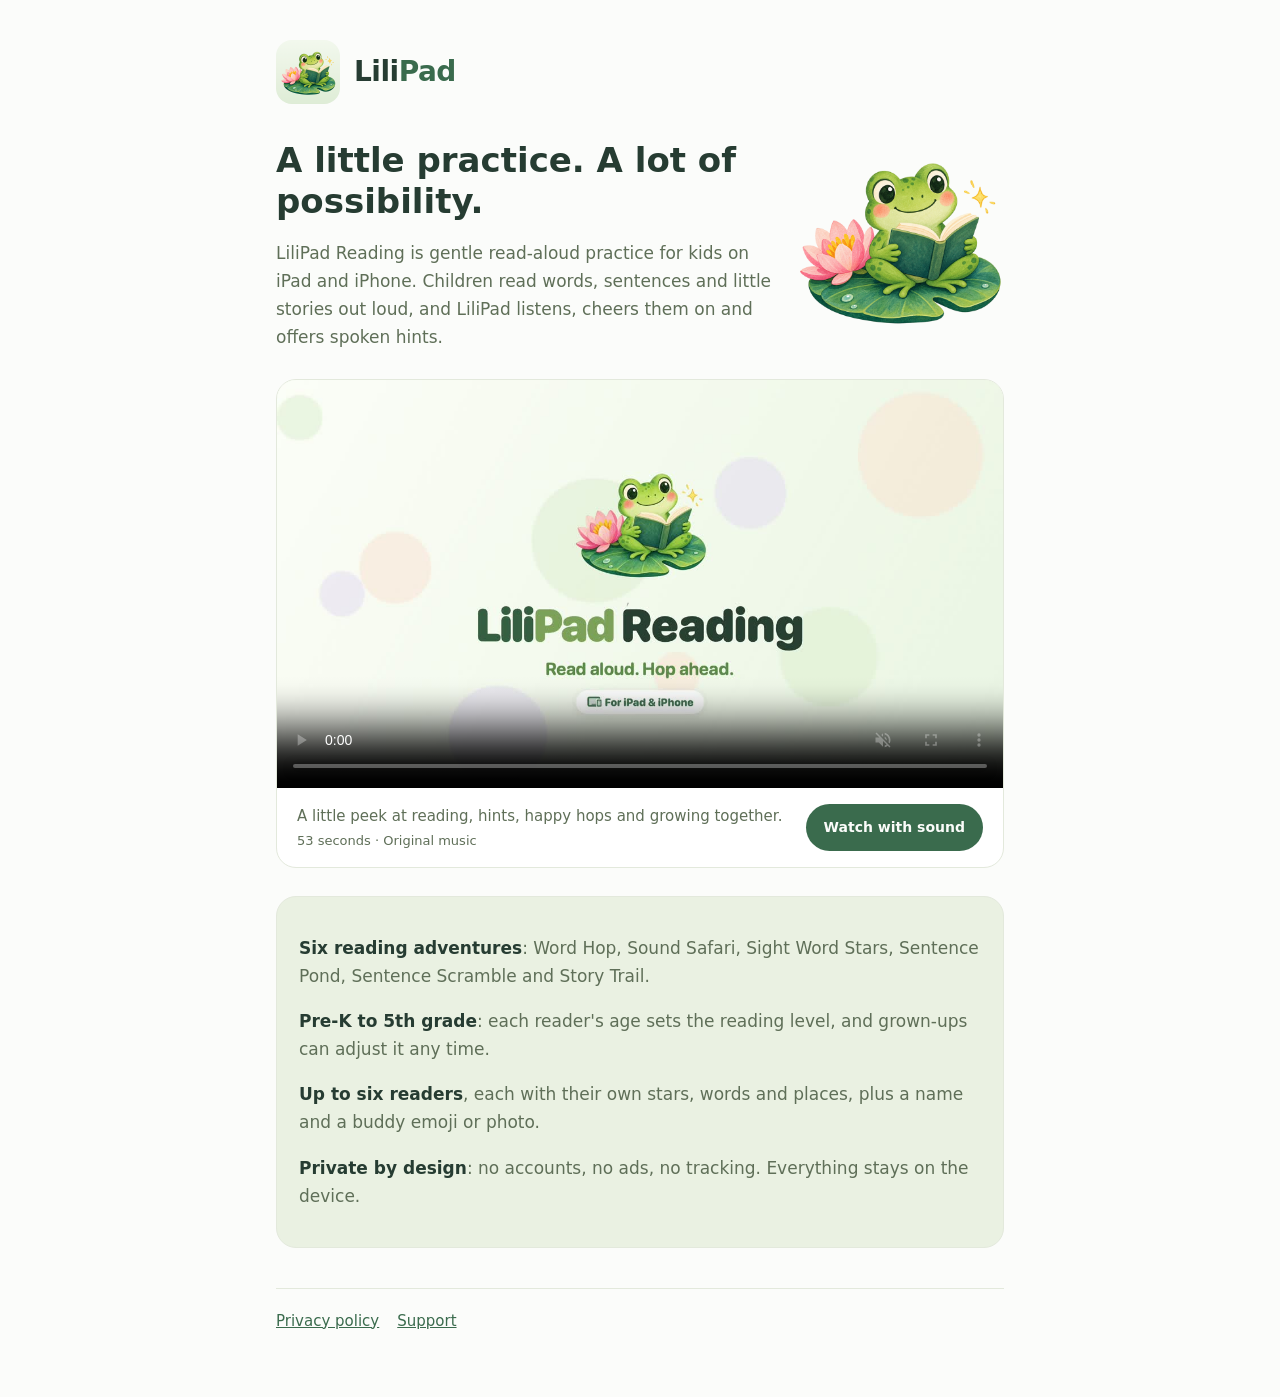
<file: index.html>
<!doctype html><html lang="en" prefix="og: https://ogp.me/ns#"><head>
<meta charset="utf-8">
<meta name="viewport" content="width=device-width,initial-scale=1">
<title>LiliPad Reading — Reading Practice for iPad &amp; iPhone</title>
<meta name="description" content="Help kids practise reading aloud with spoken hints, happy celebrations and six adventures. Pre-K to 5th grade on iPad and iPhone. Private, with no ads.">
<meta name="robots" content="index,follow,max-image-preview:large">
<meta name="theme-color" content="#3a6b4d">
<link rel="canonical" href="https://nearbycoder.github.io/LiliPad-ios/">
<link rel="stylesheet" href="style.css?v=seo-1">
<link rel="icon" type="image/png" sizes="48x48" href="favicon-48.png">
<link rel="icon" type="image/png" sizes="256x256" href="icon.png">
<link rel="apple-touch-icon" sizes="180x180" href="apple-touch-icon.png">
<link rel="sitemap" type="application/xml" href="https://nearbycoder.github.io/LiliPad-ios/sitemap.xml">
<meta property="og:type" content="website">
<meta property="og:site_name" content="LiliPad Reading">
<meta property="og:locale" content="en_US">
<meta property="og:title" content="LiliPad Reading — Reading Practice for iPad &amp; iPhone">
<meta property="og:description" content="Help kids practise reading aloud with spoken hints, happy celebrations and six adventures. Pre-K to 5th grade on iPad and iPhone. Private, with no ads.">
<meta property="og:url" content="https://nearbycoder.github.io/LiliPad-ios/">
<meta property="og:image" content="https://nearbycoder.github.io/LiliPad-ios/lilipad-reading-social.png">
<meta property="og:image:secure_url" content="https://nearbycoder.github.io/LiliPad-ios/lilipad-reading-social.png">
<meta property="og:image:type" content="image/png">
<meta property="og:image:width" content="1200">
<meta property="og:image:height" content="630">
<meta property="og:image:alt" content="LiliPad Reading: Read aloud. Hop ahead. A friendly frog reads on a lily pad; Pre-K to 5th grade, for iPad and iPhone.">
<meta name="twitter:card" content="summary_large_image">
<meta name="twitter:title" content="LiliPad Reading — Reading Practice for iPad &amp; iPhone">
<meta name="twitter:description" content="Help kids practise reading aloud with spoken hints, happy celebrations and six adventures. Pre-K to 5th grade on iPad and iPhone. Private, with no ads.">
<meta name="twitter:image" content="https://nearbycoder.github.io/LiliPad-ios/lilipad-reading-social.png">
<meta name="twitter:image:alt" content="LiliPad Reading: Read aloud. Hop ahead. A friendly frog reads on a lily pad; Pre-K to 5th grade, for iPad and iPhone.">
<script type="application/ld+json">
{
  "@context": "https://schema.org",
  "@graph": [
    {
      "@type": "ImageObject",
      "@id": "https://nearbycoder.github.io/LiliPad-ios/#share-image",
      "url": "https://nearbycoder.github.io/LiliPad-ios/lilipad-reading-social.png",
      "contentUrl": "https://nearbycoder.github.io/LiliPad-ios/lilipad-reading-social.png",
      "width": 1200,
      "height": 630,
      "caption": "LiliPad Reading: Read aloud. Hop ahead. A friendly frog reads on a lily pad; Pre-K to 5th grade, for iPad and iPhone."
    },
    {
      "@type": "WebPage",
      "@id": "https://nearbycoder.github.io/LiliPad-ios/#webpage",
      "url": "https://nearbycoder.github.io/LiliPad-ios/",
      "name": "LiliPad Reading \u2014 Reading Practice for iPad & iPhone",
      "description": "Help kids practise reading aloud with spoken hints, happy celebrations and six adventures. Pre-K to 5th grade on iPad and iPhone. Private, with no ads.",
      "inLanguage": "en-US",
      "primaryImageOfPage": {
        "@id": "https://nearbycoder.github.io/LiliPad-ios/#share-image"
      },
      "mainEntity": {
        "@id": "https://nearbycoder.github.io/LiliPad-ios/#app"
      }
    },
    {
      "@type": "MobileApplication",
      "@id": "https://nearbycoder.github.io/LiliPad-ios/#app",
      "name": "LiliPad Reading",
      "url": "https://nearbycoder.github.io/LiliPad-ios/",
      "description": "Help kids practise reading aloud with spoken hints, happy celebrations and six adventures. Pre-K to 5th grade on iPad and iPhone. Private, with no ads.",
      "applicationCategory": "EducationalApplication",
      "operatingSystem": "iOS 18 or later, iPadOS 18 or later",
      "inLanguage": "en-US",
      "image": "https://nearbycoder.github.io/LiliPad-ios/lilipad-reading-social.png",
      "screenshot": "https://nearbycoder.github.io/LiliPad-ios/promo-poster.jpg",
      "featureList": [
        "Six read-aloud adventures",
        "Spoken hints and word parts",
        "Pre-K to 5th grade",
        "Up to six reader profiles",
        "Progress stored on device",
        "No ads or tracking"
      ],
      "offers": {
        "@type": "Offer",
        "price": "0",
        "priceCurrency": "USD"
      }
    }
  ]
}
</script>
</head><body><main>
<header><img width="64" height="64" src="icon.png" alt="LiliPad Reading app icon"><div class="brand">Lili<span>Pad</span></div></header>
<section class="intro" aria-label="Reading practice for kids">
<div><h1>A little practice. A lot of possibility.</h1>
<p>LiliPad Reading is gentle read-aloud practice for kids on iPad and iPhone. Children read words, sentences and little stories out loud, and LiliPad listens, cheers them on and offers spoken hints.</p></div>
<picture><img src="lilipad-reading-frog.png" width="640" height="640" fetchpriority="high" alt="LiliPad's friendly frog reading a book on a lily pad beside a pink flower."></picture>
</section>
<section class="promo" aria-label="See how LiliPad works">
<video id="promo-video" width="1920" height="1080" controls muted loop playsinline preload="metadata" poster="promo-poster.jpg" aria-label="LiliPad Reading animated tour" aria-describedby="promo-description">
<source src="promo.mp4" type="video/mp4">
<p><a href="promo.mp4">Watch the LiliPad animated tour</a>.</p>
</video>
<div class="promo-footer"><p id="promo-description">A little peek at reading, hints, happy hops and growing together. <span>53 seconds · Original music</span></p><button id="promo-sound" type="button" hidden>Watch with sound</button></div>
</section>
<div class="card soft"><p><strong>Six reading adventures</strong>: Word Hop, Sound Safari, Sight Word Stars, Sentence Pond, Sentence Scramble and Story Trail.</p>
<p><strong>Pre-K to 5th grade</strong>: each reader's age sets the reading level, and grown-ups can adjust it any time.</p>
<p><strong>Up to six readers</strong>, each with their own stars, words and places, plus a name and a buddy emoji or photo.</p>
<p><strong>Private by design</strong>: no accounts, no ads, no tracking. Everything stays on the device.</p></div>
<nav><a href="privacy/">Privacy policy</a><a href="support/">Support</a></nav>
</main><script>
const video = document.getElementById('promo-video');
const sound = document.getElementById('promo-sound');
const reducedMotion = window.matchMedia('(prefers-reduced-motion: reduce)');
sound.hidden = false;
sound.addEventListener('click', () => {
  if (video.muted || video.volume === 0) {
    video.currentTime = 0;
    video.volume = 1;
    video.muted = false;
    video.play().catch(() => {});
  } else {
    video.muted = true;
  }
});
video.addEventListener('volumechange', () => {
  sound.textContent = video.muted || video.volume === 0 ? 'Watch with sound' : 'Mute sound';
});
function updateMotion() {
  video.autoplay = !reducedMotion.matches;
  if (reducedMotion.matches) video.pause();
  else if (video.muted) video.play().catch(() => {});
}
reducedMotion.addEventListener('change', updateMotion);
updateMotion();
</script></body></html>
</file>
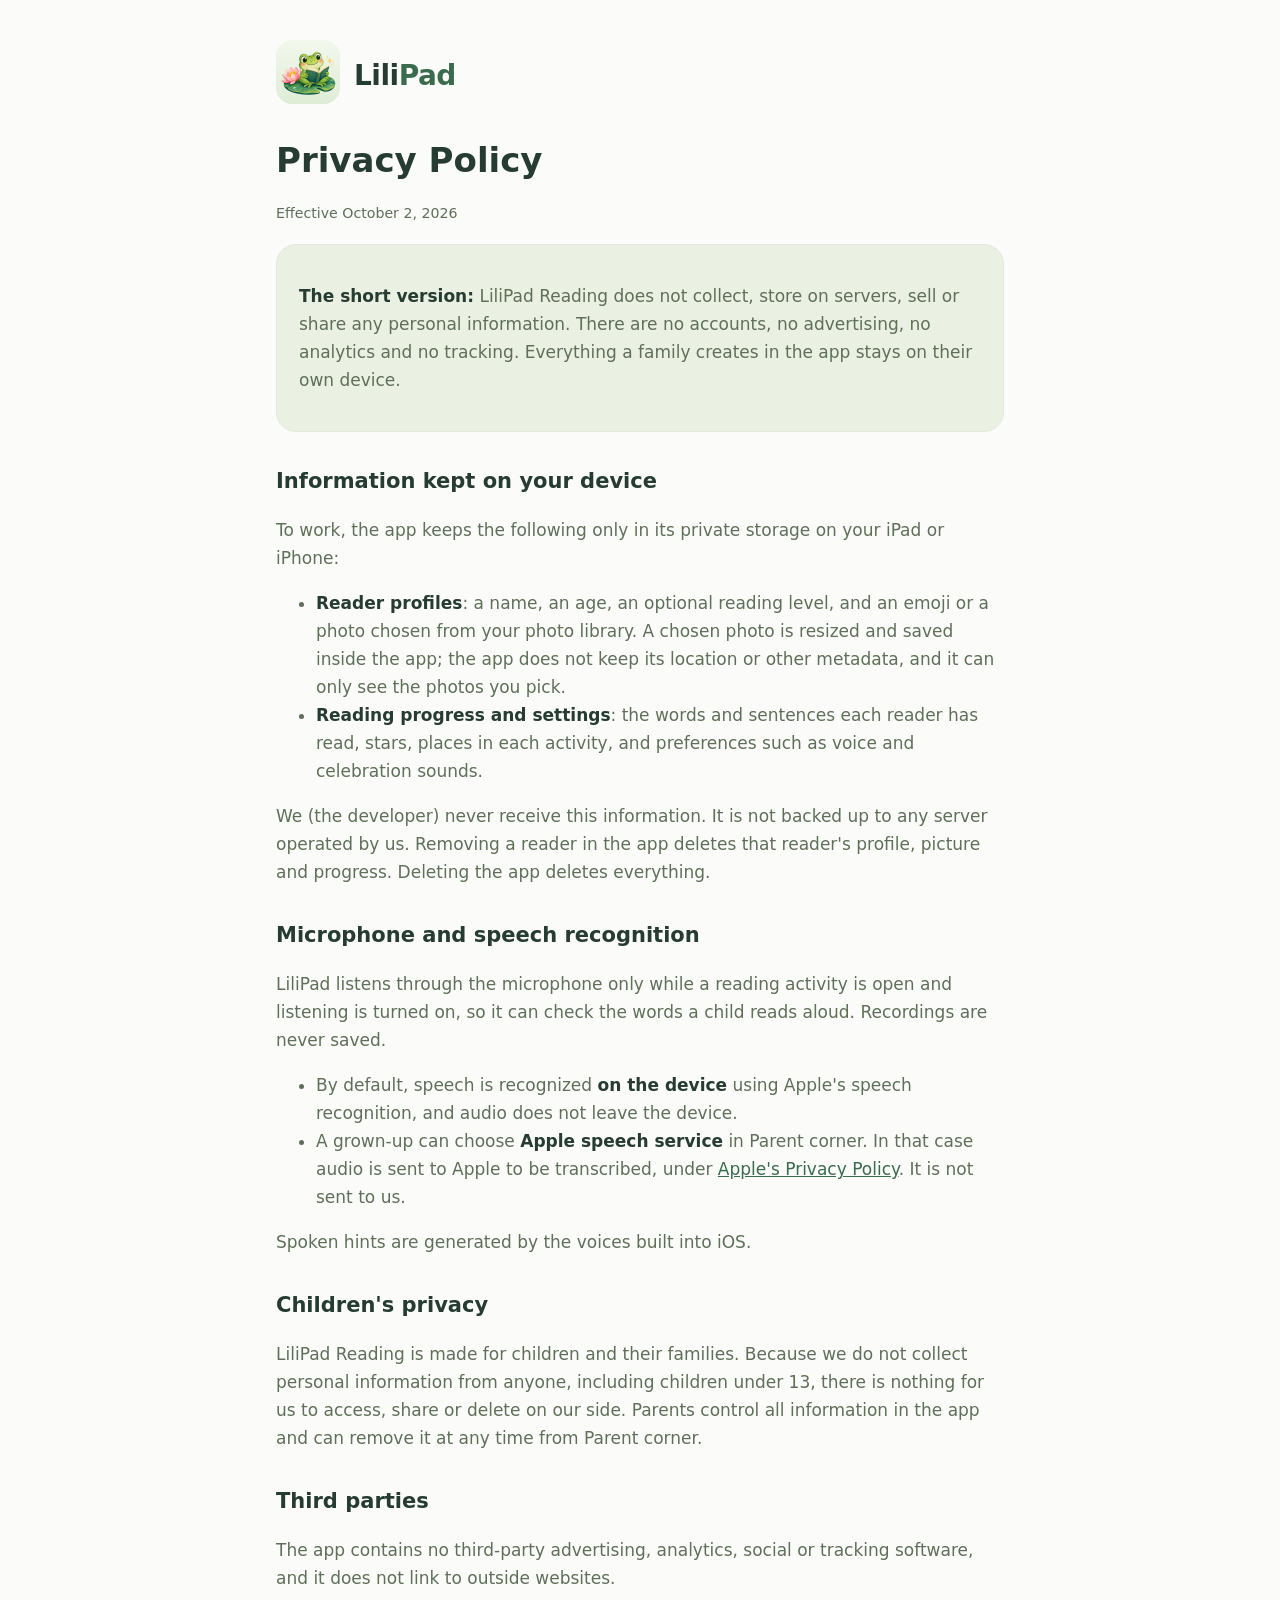
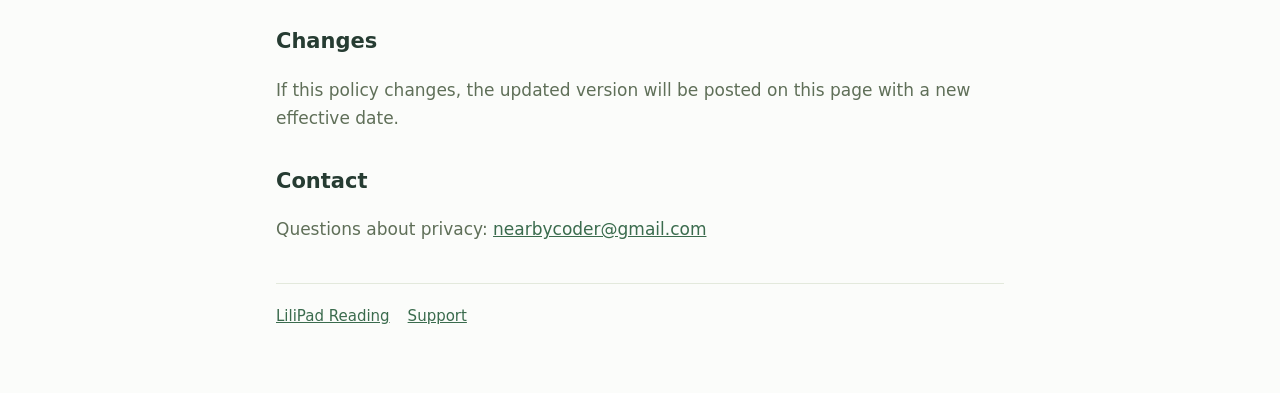
<file: privacy/index.html>
<!doctype html><html lang="en" prefix="og: https://ogp.me/ns#"><head>
<meta charset="utf-8">
<meta name="viewport" content="width=device-width,initial-scale=1">
<title>Privacy Policy — LiliPad Reading</title>
<meta name="description" content="Learn how LiliPad Reading keeps reader profiles and progress on your device, uses speech recognition, and protects children&#x27;s privacy without ads or tracking.">
<meta name="robots" content="index,follow,max-image-preview:large">
<meta name="theme-color" content="#3a6b4d">
<link rel="canonical" href="https://nearbycoder.github.io/LiliPad-ios/privacy/">
<link rel="stylesheet" href="../style.css?v=seo-1">
<link rel="icon" type="image/png" sizes="48x48" href="../favicon-48.png">
<link rel="icon" type="image/png" sizes="256x256" href="../icon.png">
<link rel="apple-touch-icon" sizes="180x180" href="../apple-touch-icon.png">
<link rel="sitemap" type="application/xml" href="https://nearbycoder.github.io/LiliPad-ios/sitemap.xml">
<meta property="og:type" content="website">
<meta property="og:site_name" content="LiliPad Reading">
<meta property="og:locale" content="en_US">
<meta property="og:title" content="Privacy Policy — LiliPad Reading">
<meta property="og:description" content="Learn how LiliPad Reading keeps reader profiles and progress on your device, uses speech recognition, and protects children&#x27;s privacy without ads or tracking.">
<meta property="og:url" content="https://nearbycoder.github.io/LiliPad-ios/privacy/">
<meta property="og:image" content="https://nearbycoder.github.io/LiliPad-ios/lilipad-reading-social.png">
<meta property="og:image:secure_url" content="https://nearbycoder.github.io/LiliPad-ios/lilipad-reading-social.png">
<meta property="og:image:type" content="image/png">
<meta property="og:image:width" content="1200">
<meta property="og:image:height" content="630">
<meta property="og:image:alt" content="LiliPad Reading: Read aloud. Hop ahead. A friendly frog reads on a lily pad; Pre-K to 5th grade, for iPad and iPhone.">
<meta name="twitter:card" content="summary_large_image">
<meta name="twitter:title" content="Privacy Policy — LiliPad Reading">
<meta name="twitter:description" content="Learn how LiliPad Reading keeps reader profiles and progress on your device, uses speech recognition, and protects children&#x27;s privacy without ads or tracking.">
<meta name="twitter:image" content="https://nearbycoder.github.io/LiliPad-ios/lilipad-reading-social.png">
<meta name="twitter:image:alt" content="LiliPad Reading: Read aloud. Hop ahead. A friendly frog reads on a lily pad; Pre-K to 5th grade, for iPad and iPhone.">
<script type="application/ld+json">
{
  "@context": "https://schema.org",
  "@graph": [
    {
      "@type": "ImageObject",
      "@id": "https://nearbycoder.github.io/LiliPad-ios/#share-image",
      "url": "https://nearbycoder.github.io/LiliPad-ios/lilipad-reading-social.png",
      "contentUrl": "https://nearbycoder.github.io/LiliPad-ios/lilipad-reading-social.png",
      "width": 1200,
      "height": 630,
      "caption": "LiliPad Reading: Read aloud. Hop ahead. A friendly frog reads on a lily pad; Pre-K to 5th grade, for iPad and iPhone."
    },
    {
      "@type": "WebPage",
      "@id": "https://nearbycoder.github.io/LiliPad-ios/privacy/#webpage",
      "url": "https://nearbycoder.github.io/LiliPad-ios/privacy/",
      "name": "Privacy Policy \u2014 LiliPad Reading",
      "description": "Learn how LiliPad Reading keeps reader profiles and progress on your device, uses speech recognition, and protects children's privacy without ads or tracking.",
      "inLanguage": "en-US",
      "primaryImageOfPage": {
        "@id": "https://nearbycoder.github.io/LiliPad-ios/#share-image"
      }
    }
  ]
}
</script>
</head><body><main>
<header><a href="../"><img width="64" height="64" src="../icon.png" alt="LiliPad Reading home"></a><div class="brand">Lili<span>Pad</span></div></header>
<h1>Privacy Policy</h1>
<p><small>Effective October 2, 2026</small></p>
<div class="card soft"><p><strong>The short version:</strong> LiliPad Reading does not collect, store on servers, sell or share any personal information. There are no accounts, no advertising, no analytics and no tracking. Everything a family creates in the app stays on their own device.</p></div>
<h2>Information kept on your device</h2>
<p>To work, the app keeps the following only in its private storage on your iPad or iPhone:</p>
<ul>
<li><strong>Reader profiles</strong>: a name, an age, an optional reading level, and an emoji or a photo chosen from your photo library. A chosen photo is resized and saved inside the app; the app does not keep its location or other metadata, and it can only see the photos you pick.</li>
<li><strong>Reading progress and settings</strong>: the words and sentences each reader has read, stars, places in each activity, and preferences such as voice and celebration sounds.</li>
</ul>
<p>We (the developer) never receive this information. It is not backed up to any server operated by us. Removing a reader in the app deletes that reader's profile, picture and progress. Deleting the app deletes everything.</p>
<h2>Microphone and speech recognition</h2>
<p>LiliPad listens through the microphone only while a reading activity is open and listening is turned on, so it can check the words a child reads aloud. Recordings are never saved.</p>
<ul>
<li>By default, speech is recognized <strong>on the device</strong> using Apple's speech recognition, and audio does not leave the device.</li>
<li>A grown-up can choose <strong>Apple speech service</strong> in Parent corner. In that case audio is sent to Apple to be transcribed, under <a href="https://www.apple.com/legal/privacy/">Apple's Privacy Policy</a>. It is not sent to us.</li>
</ul>
<p>Spoken hints are generated by the voices built into iOS.</p>
<h2>Children's privacy</h2>
<p>LiliPad Reading is made for children and their families. Because we do not collect personal information from anyone, including children under 13, there is nothing for us to access, share or delete on our side. Parents control all information in the app and can remove it at any time from Parent corner.</p>
<h2>Third parties</h2>
<p>The app contains no third-party advertising, analytics, social or tracking software, and it does not link to outside websites.</p>
<h2>Changes</h2>
<p>If this policy changes, the updated version will be posted on this page with a new effective date.</p>
<h2>Contact</h2>
<p>Questions about privacy: <a href="mailto:nearbycoder@gmail.com">nearbycoder@gmail.com</a></p>
<nav><a href="../">LiliPad Reading</a><a href="../support/">Support</a></nav>
</main></body></html>
</file>
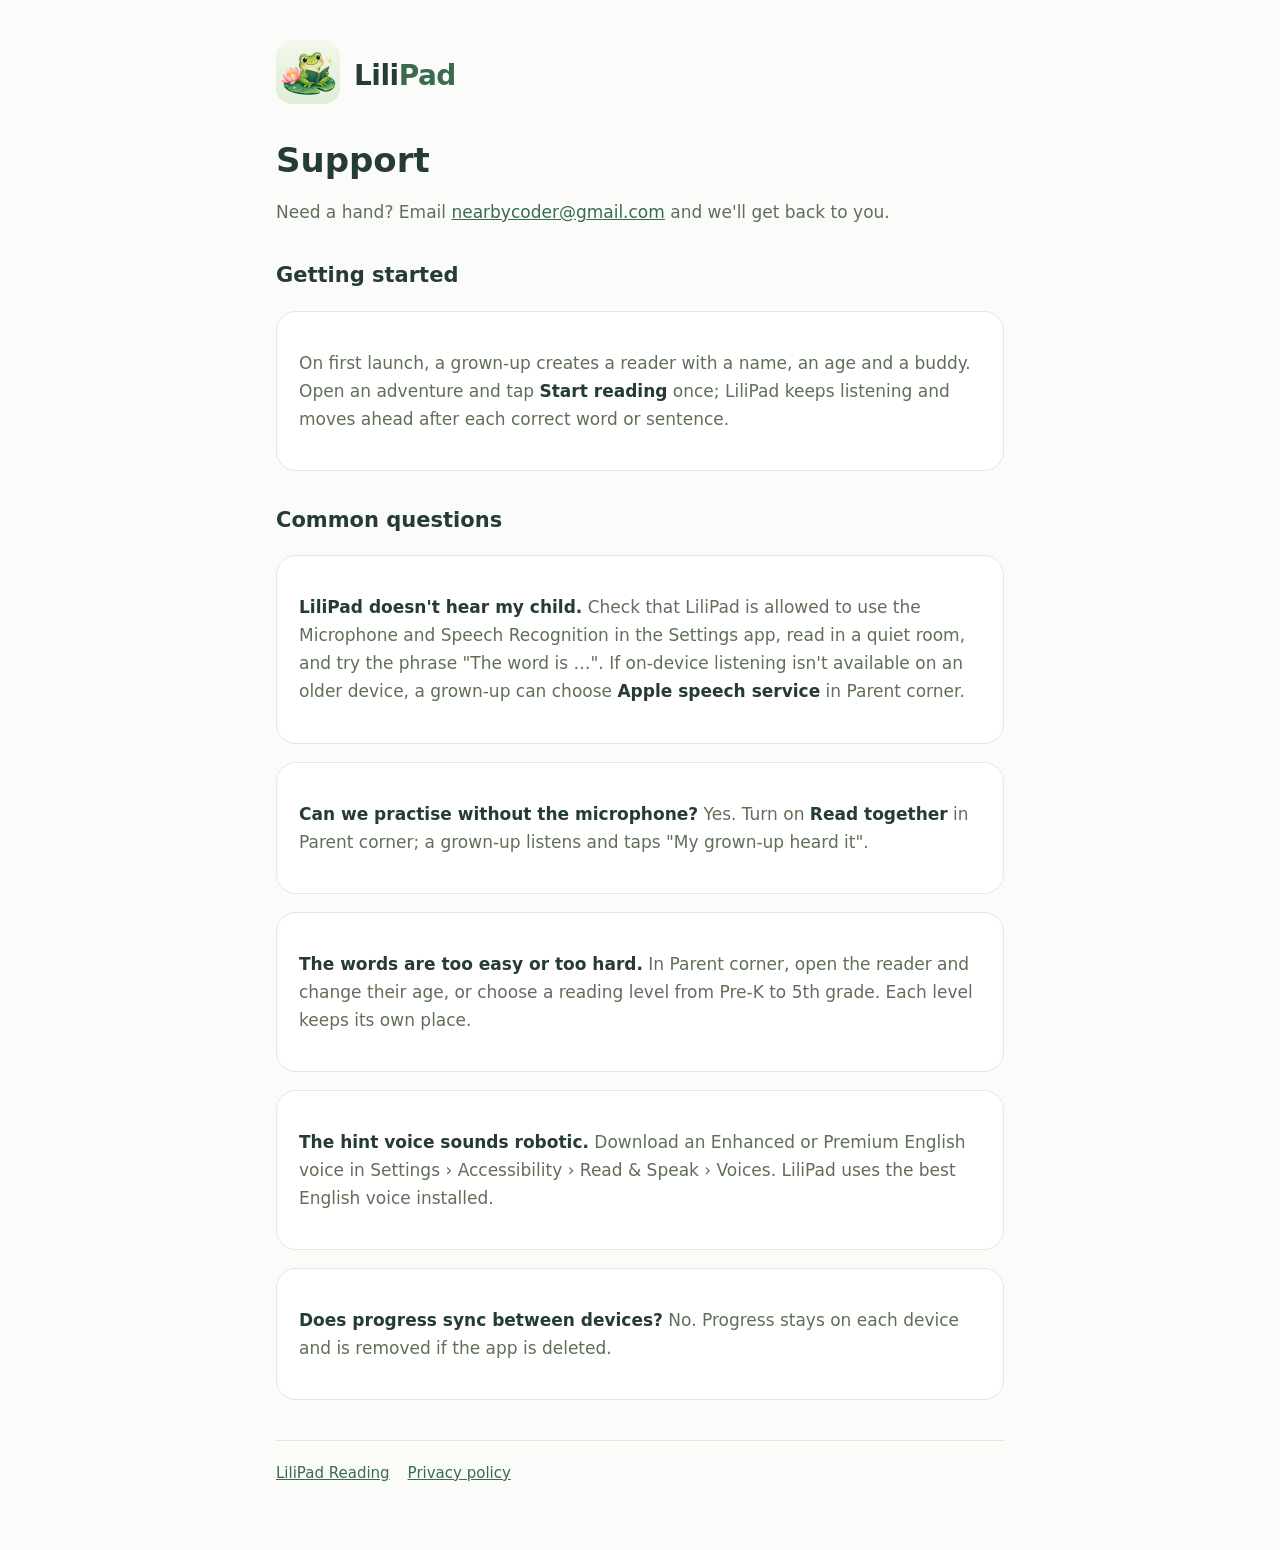
<file: support/index.html>
<!doctype html><html lang="en" prefix="og: https://ogp.me/ns#"><head>
<meta charset="utf-8">
<meta name="viewport" content="width=device-width,initial-scale=1">
<title>Support &amp; Reading Help — LiliPad Reading</title>
<meta name="description" content="Get help with LiliPad Reading on iPad and iPhone: microphone access, spoken hints, reading levels, reader profiles and practising together without a microphone.">
<meta name="robots" content="index,follow,max-image-preview:large">
<meta name="theme-color" content="#3a6b4d">
<link rel="canonical" href="https://nearbycoder.github.io/LiliPad-ios/support/">
<link rel="stylesheet" href="../style.css?v=seo-1">
<link rel="icon" type="image/png" sizes="48x48" href="../favicon-48.png">
<link rel="icon" type="image/png" sizes="256x256" href="../icon.png">
<link rel="apple-touch-icon" sizes="180x180" href="../apple-touch-icon.png">
<link rel="sitemap" type="application/xml" href="https://nearbycoder.github.io/LiliPad-ios/sitemap.xml">
<meta property="og:type" content="website">
<meta property="og:site_name" content="LiliPad Reading">
<meta property="og:locale" content="en_US">
<meta property="og:title" content="Support &amp; Reading Help — LiliPad Reading">
<meta property="og:description" content="Get help with LiliPad Reading on iPad and iPhone: microphone access, spoken hints, reading levels, reader profiles and practising together without a microphone.">
<meta property="og:url" content="https://nearbycoder.github.io/LiliPad-ios/support/">
<meta property="og:image" content="https://nearbycoder.github.io/LiliPad-ios/lilipad-reading-social.png">
<meta property="og:image:secure_url" content="https://nearbycoder.github.io/LiliPad-ios/lilipad-reading-social.png">
<meta property="og:image:type" content="image/png">
<meta property="og:image:width" content="1200">
<meta property="og:image:height" content="630">
<meta property="og:image:alt" content="LiliPad Reading: Read aloud. Hop ahead. A friendly frog reads on a lily pad; Pre-K to 5th grade, for iPad and iPhone.">
<meta name="twitter:card" content="summary_large_image">
<meta name="twitter:title" content="Support &amp; Reading Help — LiliPad Reading">
<meta name="twitter:description" content="Get help with LiliPad Reading on iPad and iPhone: microphone access, spoken hints, reading levels, reader profiles and practising together without a microphone.">
<meta name="twitter:image" content="https://nearbycoder.github.io/LiliPad-ios/lilipad-reading-social.png">
<meta name="twitter:image:alt" content="LiliPad Reading: Read aloud. Hop ahead. A friendly frog reads on a lily pad; Pre-K to 5th grade, for iPad and iPhone.">
<script type="application/ld+json">
{
  "@context": "https://schema.org",
  "@graph": [
    {
      "@type": "ImageObject",
      "@id": "https://nearbycoder.github.io/LiliPad-ios/#share-image",
      "url": "https://nearbycoder.github.io/LiliPad-ios/lilipad-reading-social.png",
      "contentUrl": "https://nearbycoder.github.io/LiliPad-ios/lilipad-reading-social.png",
      "width": 1200,
      "height": 630,
      "caption": "LiliPad Reading: Read aloud. Hop ahead. A friendly frog reads on a lily pad; Pre-K to 5th grade, for iPad and iPhone."
    },
    {
      "@type": "WebPage",
      "@id": "https://nearbycoder.github.io/LiliPad-ios/support/#webpage",
      "url": "https://nearbycoder.github.io/LiliPad-ios/support/",
      "name": "Support & Reading Help \u2014 LiliPad Reading",
      "description": "Get help with LiliPad Reading on iPad and iPhone: microphone access, spoken hints, reading levels, reader profiles and practising together without a microphone.",
      "inLanguage": "en-US",
      "primaryImageOfPage": {
        "@id": "https://nearbycoder.github.io/LiliPad-ios/#share-image"
      }
    }
  ]
}
</script>
</head><body><main>
<header><a href="../"><img width="64" height="64" src="../icon.png" alt="LiliPad Reading home"></a><div class="brand">Lili<span>Pad</span></div></header>
<h1>Support</h1>
<p>Need a hand? Email <a href="mailto:nearbycoder@gmail.com">nearbycoder@gmail.com</a> and we'll get back to you.</p>
<h2>Getting started</h2>
<div class="card"><p>On first launch, a grown-up creates a reader with a name, an age and a buddy. Open an adventure and tap <strong>Start reading</strong> once; LiliPad keeps listening and moves ahead after each correct word or sentence.</p></div>
<h2>Common questions</h2>
<div class="card"><p><strong>LiliPad doesn't hear my child.</strong> Check that LiliPad is allowed to use the Microphone and Speech Recognition in the Settings app, read in a quiet room, and try the phrase "The word is …". If on-device listening isn't available on an older device, a grown-up can choose <strong>Apple speech service</strong> in Parent corner.</p></div>
<div class="card"><p><strong>Can we practise without the microphone?</strong> Yes. Turn on <strong>Read together</strong> in Parent corner; a grown-up listens and taps "My grown-up heard it".</p></div>
<div class="card"><p><strong>The words are too easy or too hard.</strong> In Parent corner, open the reader and change their age, or choose a reading level from Pre-K to 5th grade. Each level keeps its own place.</p></div>
<div class="card"><p><strong>The hint voice sounds robotic.</strong> Download an Enhanced or Premium English voice in Settings › Accessibility › Read &amp; Speak › Voices. LiliPad uses the best English voice installed.</p></div>
<div class="card"><p><strong>Does progress sync between devices?</strong> No. Progress stays on each device and is removed if the app is deleted.</p></div>
<nav><a href="../">LiliPad Reading</a><a href="../privacy/">Privacy policy</a></nav>
</main></body></html>
</file>
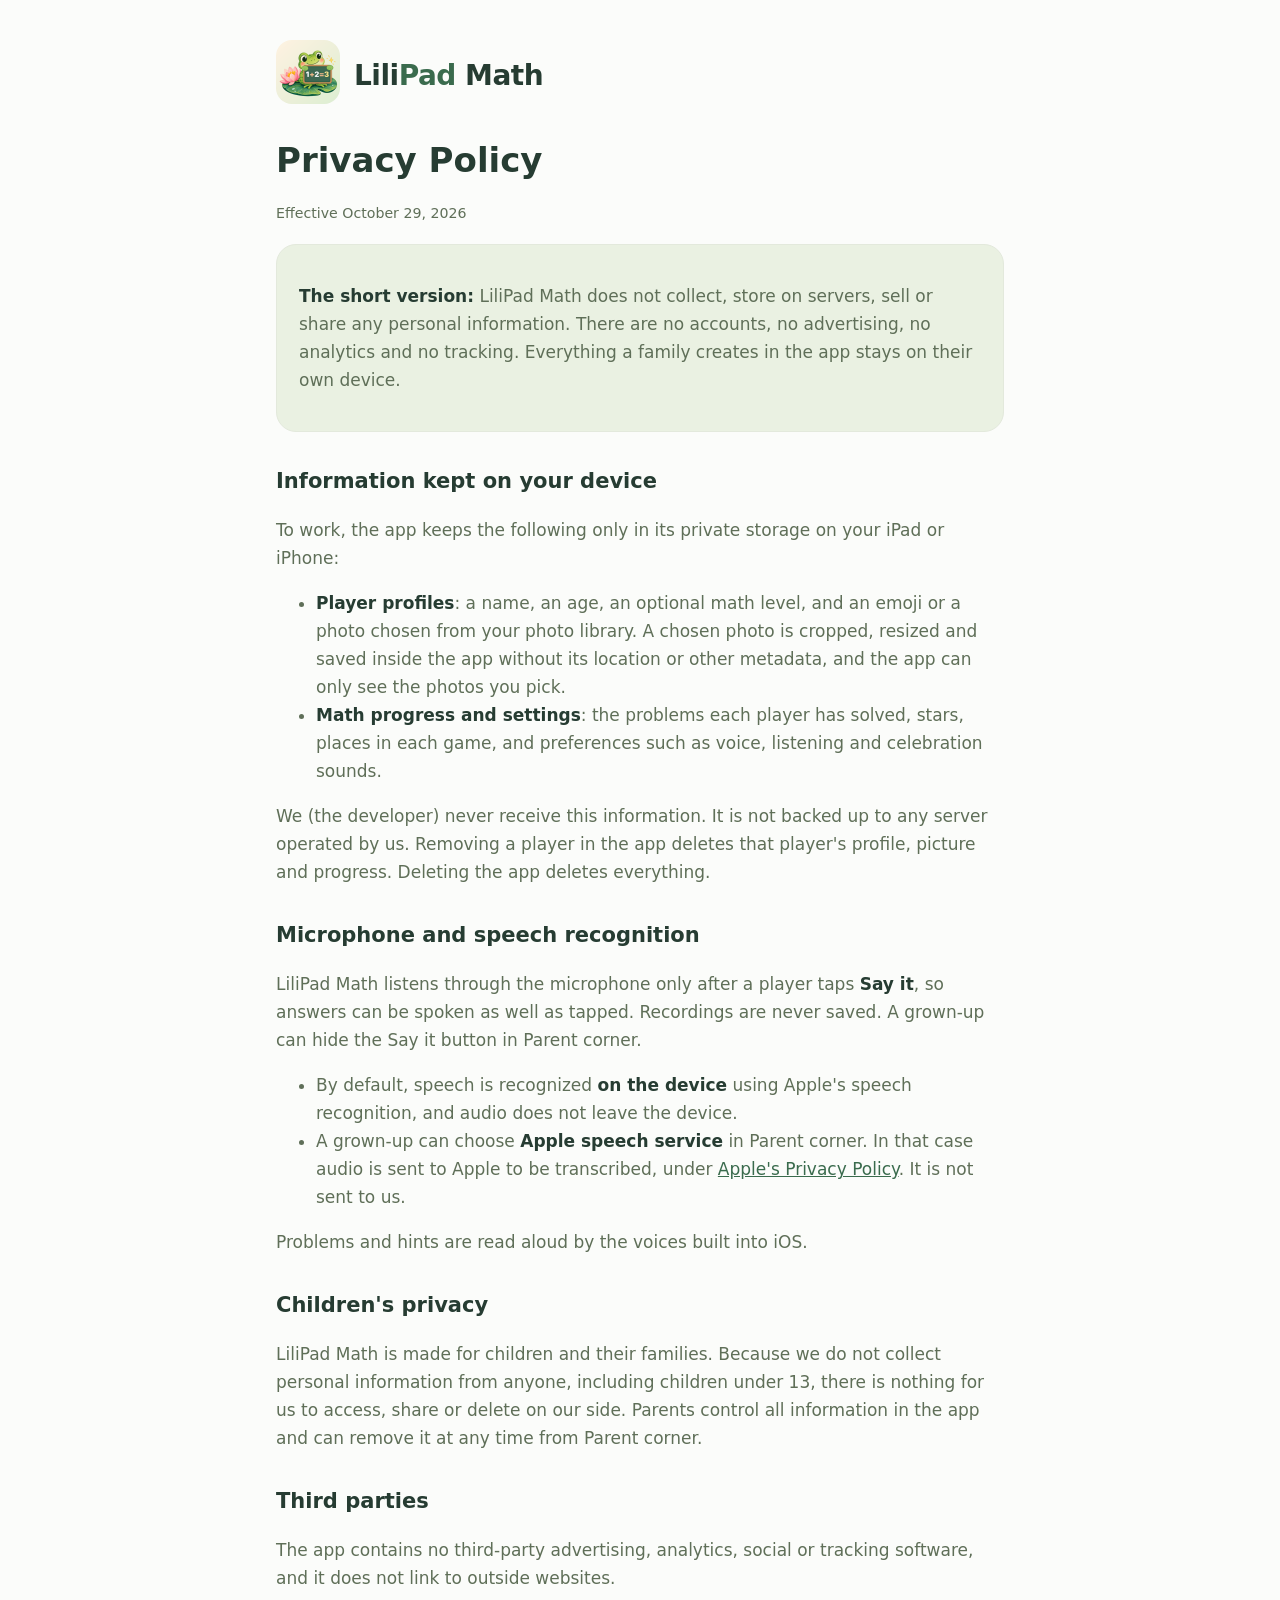
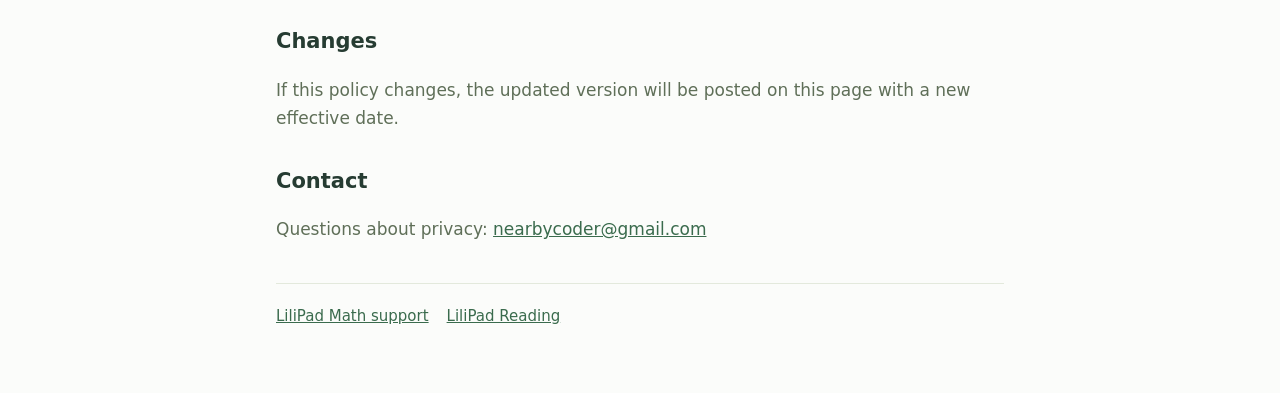
<file: math/privacy/index.html>
<!doctype html><html lang="en"><head>
<meta charset="utf-8">
<meta name="viewport" content="width=device-width,initial-scale=1">
<title>Privacy Policy — LiliPad Math</title>
<meta name="description" content="Learn how LiliPad Math keeps player profiles and progress on your device, uses speech recognition, and protects children&#x27;s privacy without ads or tracking.">
<meta name="robots" content="index,follow">
<meta name="theme-color" content="#3a6b4d">
<link rel="canonical" href="https://nearbycoder.github.io/LiliPad-ios/math/privacy/">
<link rel="stylesheet" href="../../style.css?v=seo-1">
<link rel="icon" type="image/png" sizes="256x256" href="../icon.png">
<link rel="apple-touch-icon" href="../icon.png">
</head><body><main>
<header><a href="../support/"><img width="64" height="64" src="../icon.png" alt="LiliPad Math support"></a><div class="brand">Lili<span>Pad</span> Math</div></header>
<h1>Privacy Policy</h1>
<p><small>Effective October 29, 2026</small></p>
<div class="card soft"><p><strong>The short version:</strong> LiliPad Math does not collect, store on servers, sell or share any personal information. There are no accounts, no advertising, no analytics and no tracking. Everything a family creates in the app stays on their own device.</p></div>
<h2>Information kept on your device</h2>
<p>To work, the app keeps the following only in its private storage on your iPad or iPhone:</p>
<ul>
<li><strong>Player profiles</strong>: a name, an age, an optional math level, and an emoji or a photo chosen from your photo library. A chosen photo is cropped, resized and saved inside the app without its location or other metadata, and the app can only see the photos you pick.</li>
<li><strong>Math progress and settings</strong>: the problems each player has solved, stars, places in each game, and preferences such as voice, listening and celebration sounds.</li>
</ul>
<p>We (the developer) never receive this information. It is not backed up to any server operated by us. Removing a player in the app deletes that player's profile, picture and progress. Deleting the app deletes everything.</p>
<h2>Microphone and speech recognition</h2>
<p>LiliPad Math listens through the microphone only after a player taps <strong>Say it</strong>, so answers can be spoken as well as tapped. Recordings are never saved. A grown-up can hide the Say it button in Parent corner.</p>
<ul>
<li>By default, speech is recognized <strong>on the device</strong> using Apple's speech recognition, and audio does not leave the device.</li>
<li>A grown-up can choose <strong>Apple speech service</strong> in Parent corner. In that case audio is sent to Apple to be transcribed, under <a href="https://www.apple.com/legal/privacy/">Apple's Privacy Policy</a>. It is not sent to us.</li>
</ul>
<p>Problems and hints are read aloud by the voices built into iOS.</p>
<h2>Children's privacy</h2>
<p>LiliPad Math is made for children and their families. Because we do not collect personal information from anyone, including children under 13, there is nothing for us to access, share or delete on our side. Parents control all information in the app and can remove it at any time from Parent corner.</p>
<h2>Third parties</h2>
<p>The app contains no third-party advertising, analytics, social or tracking software, and it does not link to outside websites.</p>
<h2>Changes</h2>
<p>If this policy changes, the updated version will be posted on this page with a new effective date.</p>
<h2>Contact</h2>
<p>Questions about privacy: <a href="mailto:nearbycoder@gmail.com">nearbycoder@gmail.com</a></p>
<nav><a href="../support/">LiliPad Math support</a><a href="../../">LiliPad Reading</a></nav>
</main></body></html>
</file>
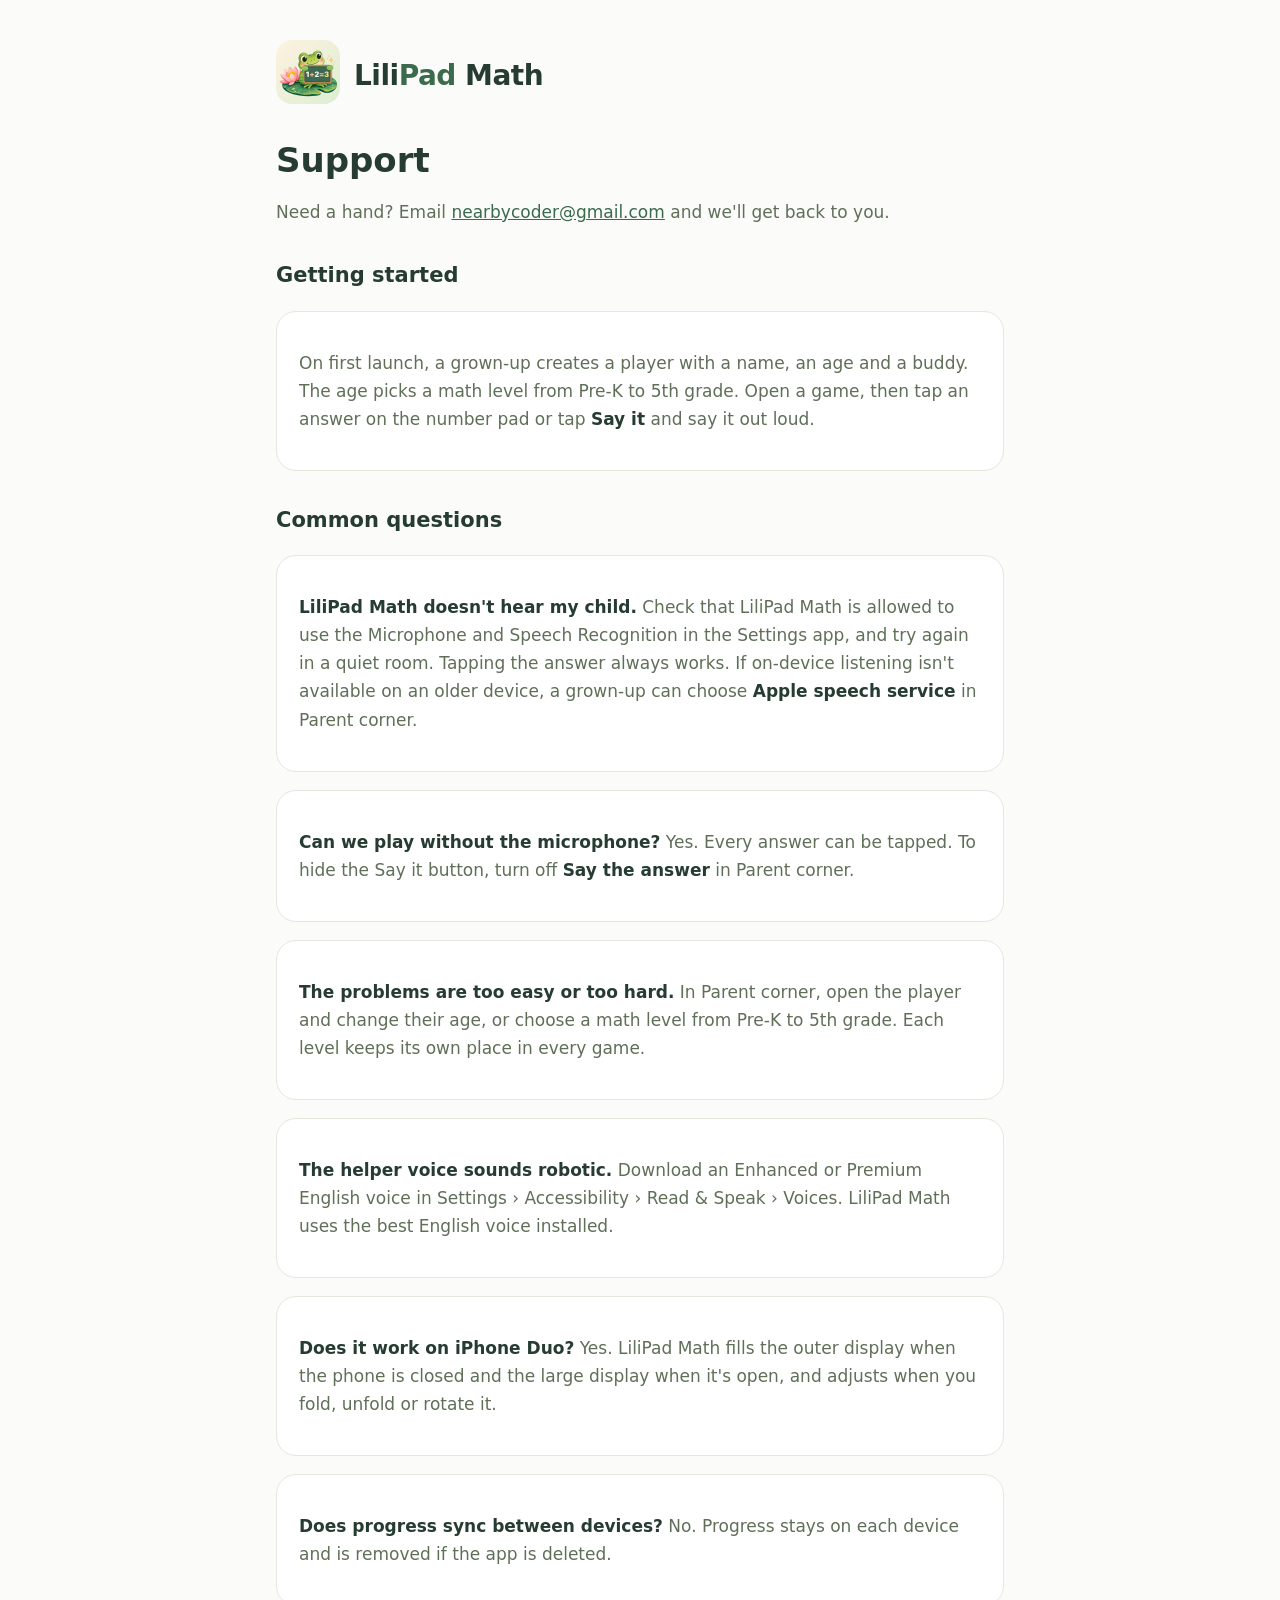
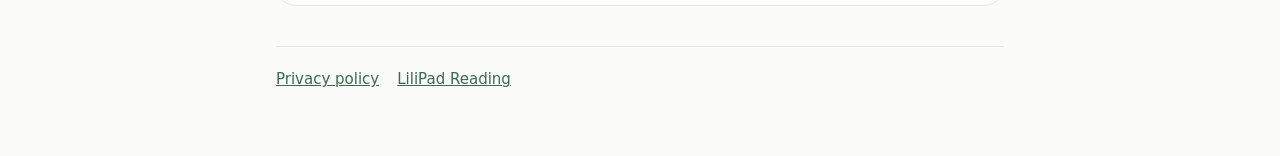
<file: math/support/index.html>
<!doctype html><html lang="en"><head>
<meta charset="utf-8">
<meta name="viewport" content="width=device-width,initial-scale=1">
<title>Support — LiliPad Math</title>
<meta name="description" content="Help with LiliPad Math: setting up players, spoken answers, math levels and voices.">
<meta name="robots" content="index,follow">
<meta name="theme-color" content="#3a6b4d">
<link rel="canonical" href="https://nearbycoder.github.io/LiliPad-ios/math/support/">
<link rel="stylesheet" href="../../style.css?v=seo-1">
<link rel="icon" type="image/png" sizes="256x256" href="../icon.png">
<link rel="apple-touch-icon" href="../icon.png">
</head><body><main>
<header><a href="../support/"><img width="64" height="64" src="../icon.png" alt="LiliPad Math support"></a><div class="brand">Lili<span>Pad</span> Math</div></header>
<h1>Support</h1>
<p>Need a hand? Email <a href="mailto:nearbycoder@gmail.com">nearbycoder@gmail.com</a> and we'll get back to you.</p>
<h2>Getting started</h2>
<div class="card"><p>On first launch, a grown-up creates a player with a name, an age and a buddy. The age picks a math level from Pre-K to 5th grade. Open a game, then tap an answer on the number pad or tap <strong>Say it</strong> and say it out loud.</p></div>
<h2>Common questions</h2>
<div class="card"><p><strong>LiliPad Math doesn't hear my child.</strong> Check that LiliPad Math is allowed to use the Microphone and Speech Recognition in the Settings app, and try again in a quiet room. Tapping the answer always works. If on-device listening isn't available on an older device, a grown-up can choose <strong>Apple speech service</strong> in Parent corner.</p></div>
<div class="card"><p><strong>Can we play without the microphone?</strong> Yes. Every answer can be tapped. To hide the Say it button, turn off <strong>Say the answer</strong> in Parent corner.</p></div>
<div class="card"><p><strong>The problems are too easy or too hard.</strong> In Parent corner, open the player and change their age, or choose a math level from Pre-K to 5th grade. Each level keeps its own place in every game.</p></div>
<div class="card"><p><strong>The helper voice sounds robotic.</strong> Download an Enhanced or Premium English voice in Settings › Accessibility › Read &amp; Speak › Voices. LiliPad Math uses the best English voice installed.</p></div>
<div class="card"><p><strong>Does it work on iPhone Duo?</strong> Yes. LiliPad Math fills the outer display when the phone is closed and the large display when it's open, and adjusts when you fold, unfold or rotate it.</p></div>
<div class="card"><p><strong>Does progress sync between devices?</strong> No. Progress stays on each device and is removed if the app is deleted.</p></div>
<nav><a href="../privacy/">Privacy policy</a><a href="../../">LiliPad Reading</a></nav>
</main></body></html>
</file>
<file: style.css>
:root{--bg:#fbfcfa;--fg:#263c32;--muted:#5f6f58;--accent:#3a6b4d;--card:#fff;--border:#e3e9dc;--soft:#eaf1e2}
@media (prefers-color-scheme:dark){:root{--bg:#141a16;--fg:#e8efe6;--muted:#a9b8a3;--accent:#8fc19c;--card:#1c241e;--border:#2c372e;--soft:#1f2b22}}
*{box-sizing:border-box}
body{margin:0;background:var(--bg);color:var(--fg);font:17px/1.65 ui-rounded,"SF Pro Rounded",-apple-system,system-ui,sans-serif}
main{max-width:760px;margin:0 auto;padding:40px 16px 64px}
header{display:flex;align-items:center;gap:14px;margin-bottom:28px}
header img{width:64px;height:64px;border-radius:16px}
header a{color:inherit;text-decoration:none}
.brand{font-size:28px;font-weight:900;letter-spacing:-.5px}
.brand span{color:var(--accent)}
h1{font-size:34px;line-height:1.2;margin:8px 0 12px}
h2{font-size:21px;margin:32px 0 8px}
p,li{color:var(--muted)}
strong{color:var(--fg)}
a{color:var(--accent)}
.card{background:var(--card);border:1px solid var(--border);border-radius:20px;padding:20px 22px;margin:18px 0}
.soft{background:var(--soft)}
nav{display:flex;gap:18px;flex-wrap:wrap;margin-top:40px;padding-top:20px;border-top:1px solid var(--border);font-size:15px}
small{color:var(--muted)}
.intro{display:grid;grid-template-columns:minmax(0,1fr) 210px;gap:20px;align-items:center}
.intro picture{display:block}
.intro img{display:block;width:100%;height:auto}
.intro p{margin-bottom:0}
@media(max-width:600px){.intro{grid-template-columns:1fr}.intro picture{width:220px;justify-self:center}.intro h1{font-size:32px}}
.promo{margin:28px 0;background:var(--card);border:1px solid var(--border);border-radius:20px;overflow:hidden}
.promo video{display:block;width:100%;height:auto;aspect-ratio:16/9;background:#edf3e5}
.promo-footer{display:flex;align-items:center;gap:16px;padding:16px 20px}
.promo-footer p{flex:1;margin:0;font-size:15px;line-height:1.5}
.promo-footer span{display:block;font-size:13px;margin-top:4px}
.promo-footer button{flex-shrink:0;border:0;border-radius:999px;background:var(--accent);color:var(--bg);padding:12px 18px;font:inherit;font-size:14px;font-weight:700;cursor:pointer;min-height:44px}
.promo-footer button:focus-visible{outline:3px solid var(--accent);outline-offset:4px}
@media(max-width:480px){.promo-footer{align-items:flex-start;flex-direction:column}.promo-footer button{width:100%}}
</file>
